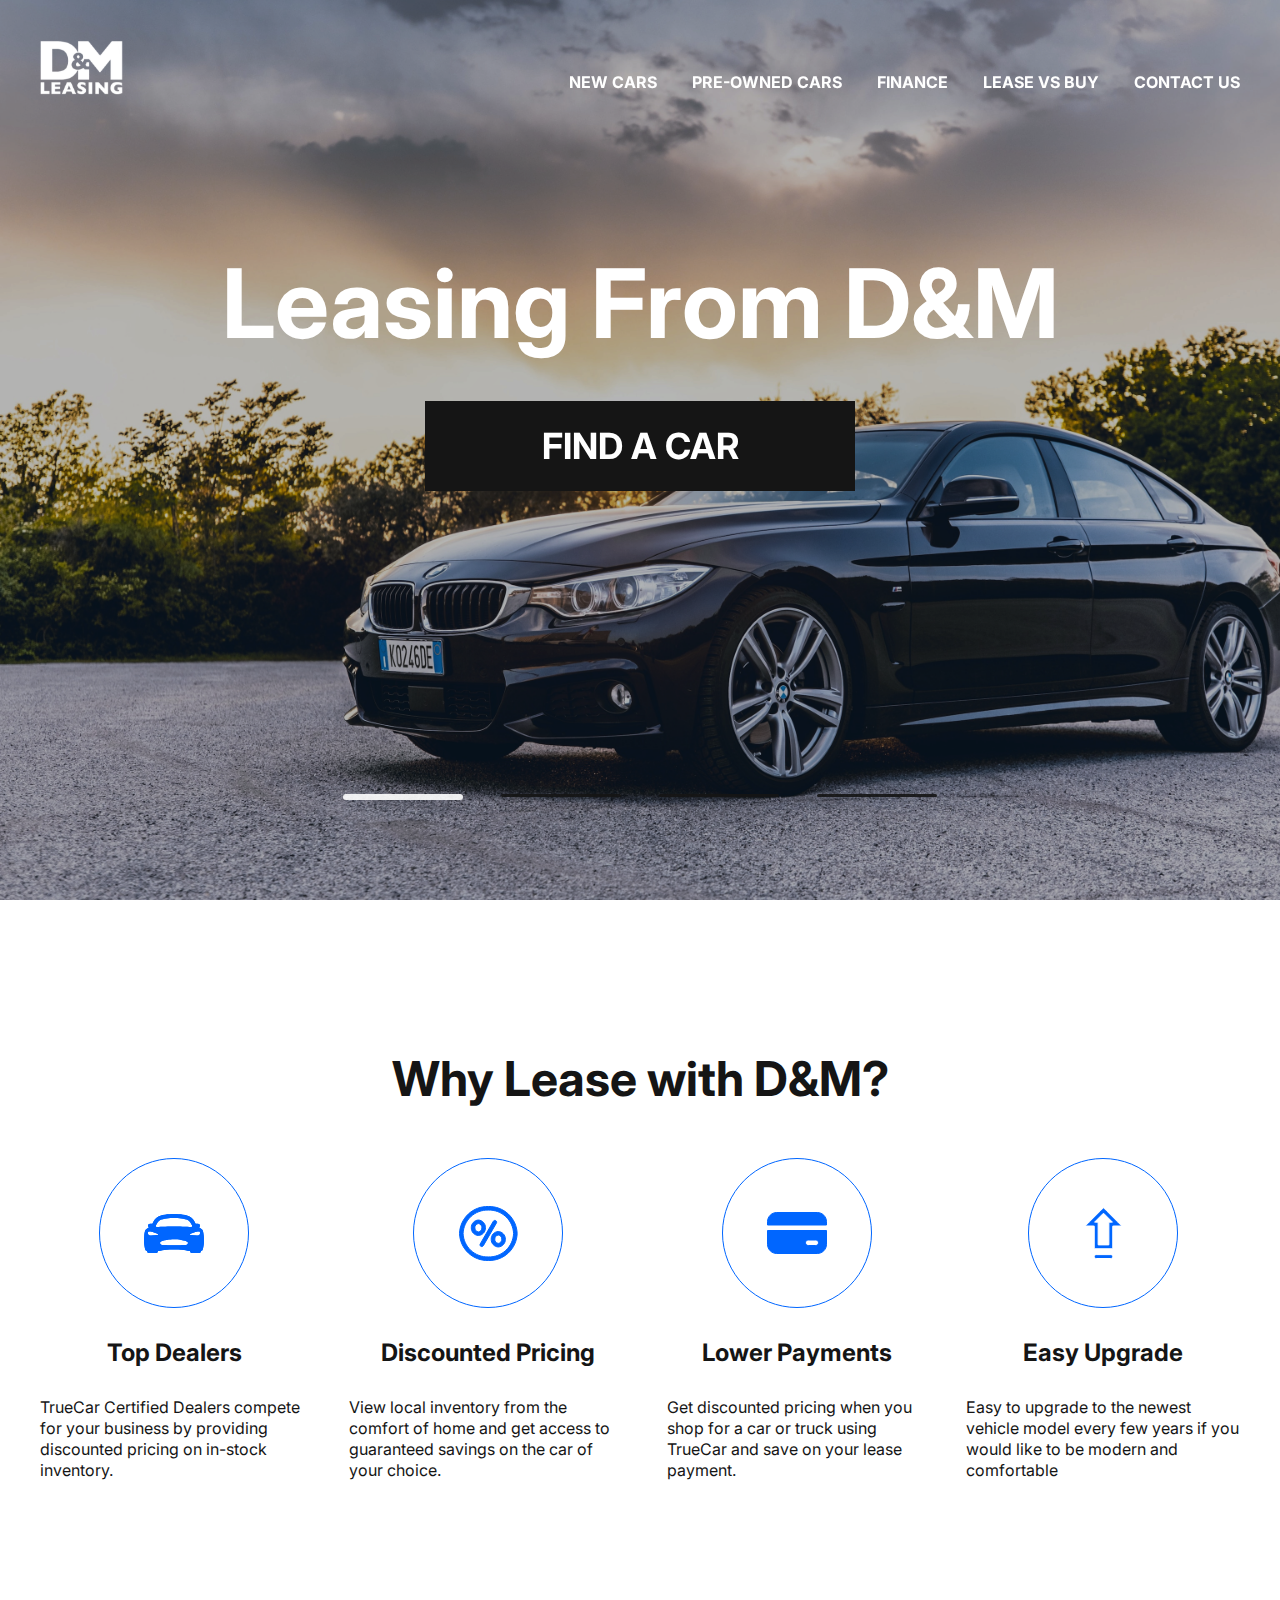
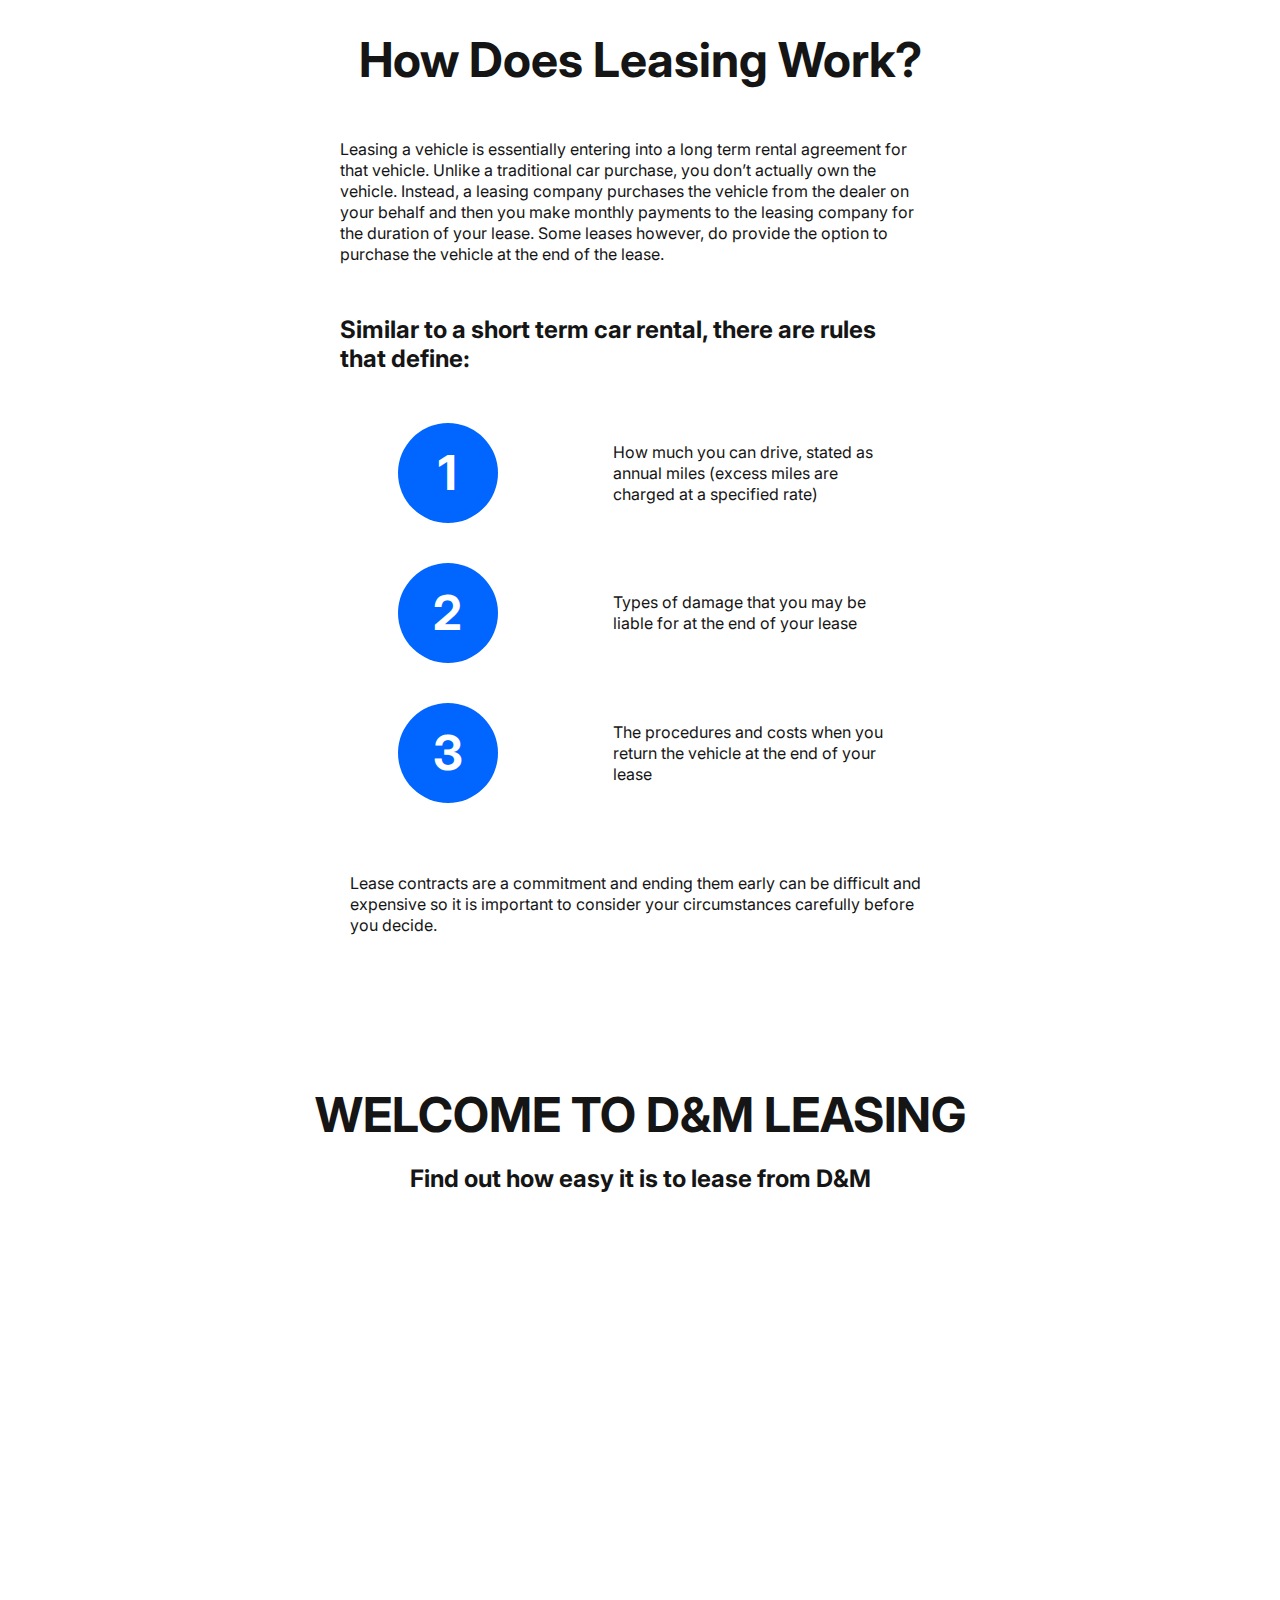
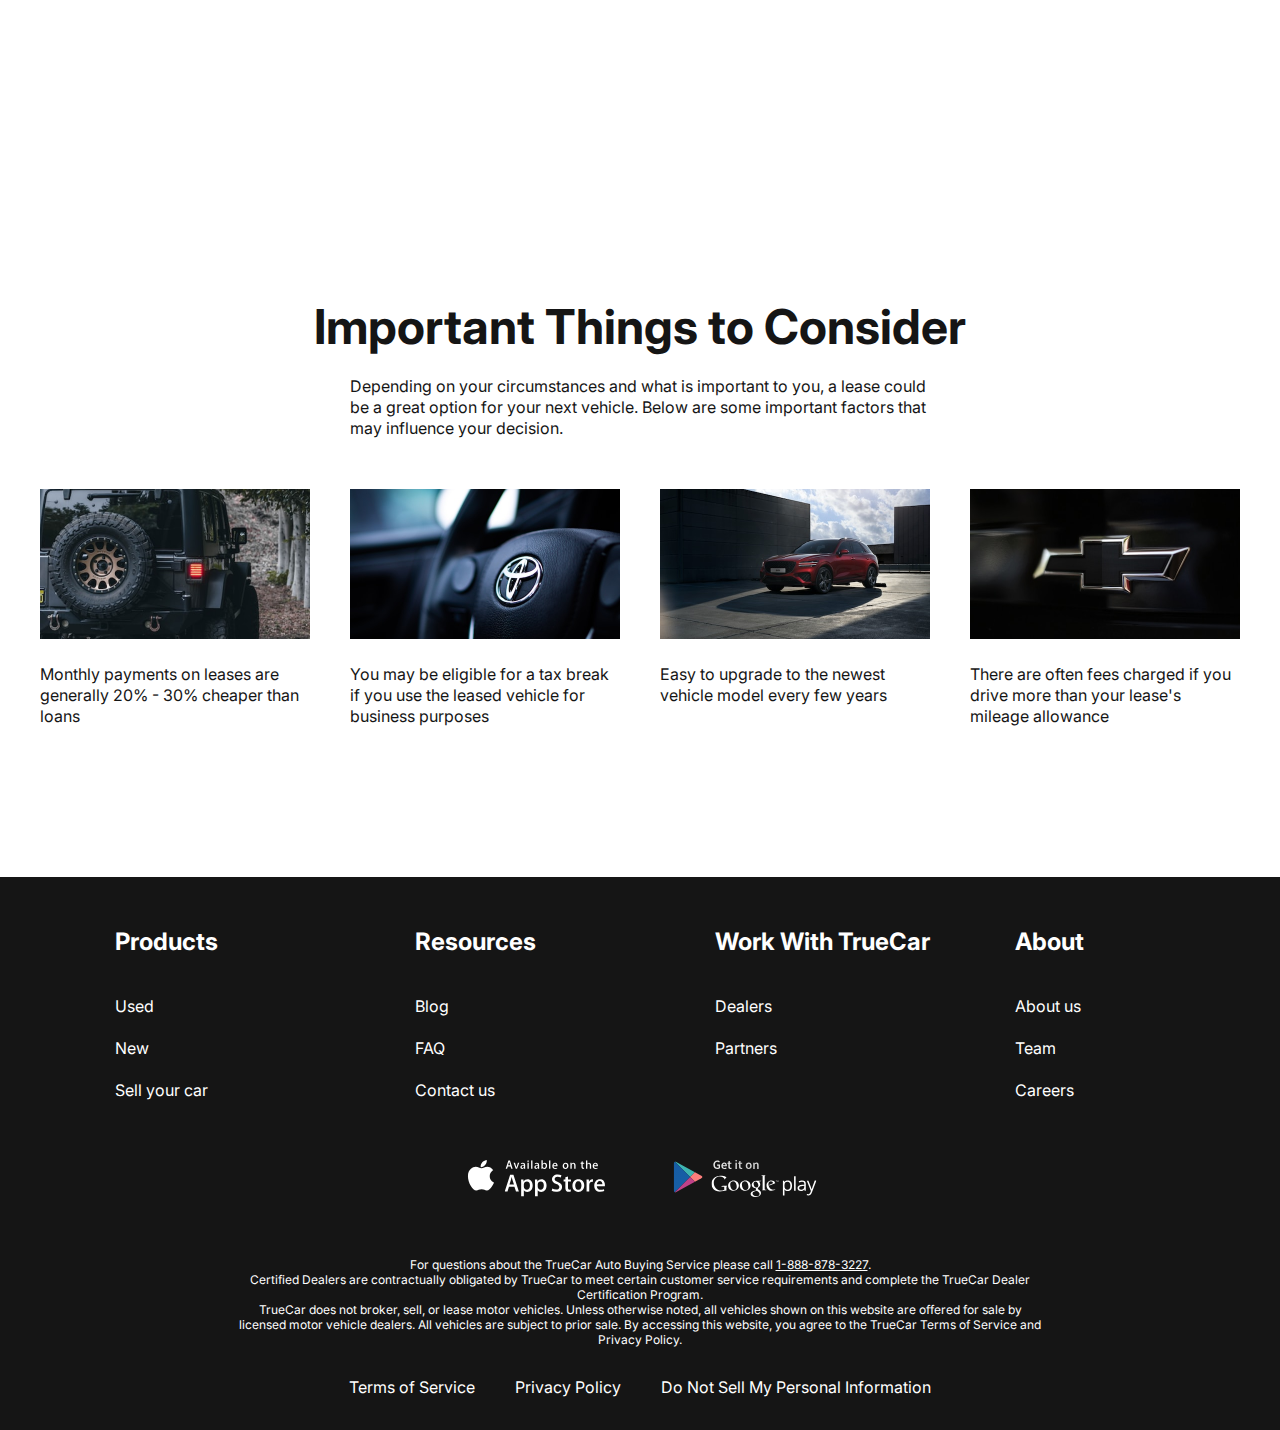
<file: index.html>
<!DOCTYPE html>
<html lang="en">
<head>
	<meta charset="UTF-8">
	<meta name="viewport" content="width=device-width, initial-scale=1.0">
	<title>TrueCar Lease Cars</title>
	<link rel="preconnect" href="https://fonts.googleapis.com">
	<link rel="preconnect" href="https://fonts.gstatic.com" crossorigin>
	<link href="https://fonts.googleapis.com/css2?family=Inter:wght@400;700&display=swap" rel="stylesheet">
	<!--
	<link href="css/normalize.css" rel="stylesheet">
	-->
	<link href="css/reset.css" rel="stylesheet">
	<link href="https://cdn.jsdelivr.net/npm/swiper@9/swiper-bundle.min.css" rel="stylesheet">
	<link href="css/jquery.fancybox.css" rel="stylesheet">
	<link href="css/style.css" rel="stylesheet">
</head>
<body>
	
	<div class="wrapper-height">
	

		<header class="header header-main">
			<div class="wrapper">
				<div class="header__inner">
					<a class="logo" href="#" title="Logotype">
						<img class="logo__img" src="images/logo/logo.svg" alt="Logo">
					</a>
					<nav class="menu">
						<button class="mobile__menu__bttn" title="Mobile Menu"></button>
						<ul class="menu__list">
							<li class="menu__list-item" title="New Cars">
								<a class="menu__list-link" href="new-cars.html">
									new cars
								</a>
							</li>
							<li class="menu__list-item" title="Pre-owned Cars">
								<a class="menu__list-link" href="#">
									pre-owned cars
								</a>
							</li>
							<li class="menu__list-item" title="Finance">
								<a class="menu__list-link" href="#">
									finance
								</a>
							</li>
							<li class="menu__list-item" title="Lease vs Buy">
								<a class="menu__list-link" href="#">
									lease vs buy
								</a>
							</li>
							<li class="menu__list-item" title="Contact Us">
								<a class="menu__list-link" href="contacts.html">
									contact us
								</a>
							</li>
						</ul>
					</nav>
				</div>
			</div>
		</header>

		
		
		<main class="main">
			

			<section class="top__banner">
				<div class="wrapper">
					<h1 class="title top__banner__title" title="Leasing From D&M">
						Leasing From D&amp;M
					</h1>
					<a class="bttn top__banner__bttn" href="new-cars.html" title="Find A Car">
						Find A Car
					</a>
				</div>
 			</section>
			
			<div class="top__banner__slider swiper mySwiper">
				<div class="swiper-wrapper">
					<div class="swiper-slide" style="background-image: url(images/banner/banner-image-1.png)">
					</div>
					<div class="swiper-slide" style="background-image: url(images/banner/banner-image-2-cut.jpg)">
					</div>
					<div class="swiper-slide" style="background-image: url(images/banner/banner-image-3.jpg)">
					</div>
					<div class="swiper-slide" style="background-image: url(images/banner/banner-image-4-cut.jpg)">
					</div>
				</div>
				<div class="swiper-pagination">
				</div>
			</div>

			
			<section class="advantages">
				<div class="wrapper">
					<h2 class="title section__title advantages__title" title="Why Lease with D&M?">
						Why Lease with D&amp;M?
					</h2>
					<div class="advantages__items">
						<div class="advantages__item">
							<div class="advantages__item-image-wrapper">
								<img class="advantages__item-image" src="images/advantages/advantages-01-dealers.svg" alt="">
							</div>
							<div class="advantages__item-title item-title title" title="Top Dealers">
								Top Dealers
							</div>
							<p class="advantages__item-description description">
								TrueCar Certified Dealers compete for your business by providing discounted pricing on in-stock inventory.
							</p>
						</div>
						<div class="advantages__item">
							<div class="advantages__item-image-wrapper">
								<img class="advantages__item-image" src="images/advantages/advantages-02-discount.svg" alt="">
							</div>
							<div class="advantages__item-title item-title title" title="Discounted Pricing">
								Discounted Pricing
							</div>
							<p class="advantages__item-description description">
								View local inventory from the comfort of home and get access to guaranteed savings on the car of your choice.
							</p>
						</div>
						<div class="advantages__item">
							<div class="advantages__item-image-wrapper">
								<img class="advantages__item-image" src="images/advantages/advantages-03-payments.svg" alt="">
							</div>
							<div class="advantages__item-title item-title title" title="Lower Payments">
								Lower Payments
							</div>
							<p class="advantages__item-description description">
								Get discounted pricing when you shop for a car or truck using TrueCar and save on your lease payment.
							</p>
						</div>
						<div class="advantages__item">
							<div class="advantages__item-image-wrapper">
								<img class="advantages__item-image" src="images/advantages/advantages-04-upgrade.svg" alt="">
							</div>
							<div class="advantages__item-title item-title title" title="Easy Upgrade">
								Easy Upgrade
							</div>
							<p class="advantages__item-description description">
								Easy to upgrade to the newest vehicle model every few years if you would like to be modern and comfortable
							</p>
						</div>
					</div>
				</div>
			</section>
			

			<section class="leasing">
				<div class="wrapper">
					<div class="leasing__inner">
						<h2 class="title section__title leasing__title" title="How Does Leasing Work?">
							How Does Leasing Work?
						</h2>
						<p class="leasing__description description">
							Leasing a vehicle is essentially entering into a long term rental agreement for that vehicle. Unlike a traditional car purchase, you don’t actually own the vehicle. Instead, a leasing company purchases the vehicle from the dealer on your behalf and then you make monthly payments to the leasing company for the duration of your lease. Some leases however, do provide the option to purchase the vehicle at the end of the lease.
						</p>
						<div class="leasing__item-title item-title title" title="Similar to a short term car rental, there are rules that define:">
							Similar to a short term car rental, there are rules that define:
						</div>
						<div class="leasing__items">
							<div class="leasing__item">
								<div class="leasing__item-num">
									1
								</div>
								<div class="leasing__item-description description">
									How much you can drive, stated as annual miles (excess miles are charged at a specified rate)
								</div>
							</div>
							<div class="leasing__item">
								<div class="leasing__item-num">
									2
								</div>
								<div class="leasing__item-description description">
									Types of damage that you may be liable for at the end of your lease
								</div>
							</div>
							<div class="leasing__item">
								<div class="leasing__item-num">
									3
								</div>
								<div class="leasing__item-description description">
									The procedures and costs when you return the vehicle at the end of your lease
								</div>
							</div>
						</div>
						<p class="leasing__description description">
							Lease contracts are a commitment and ending them early can be difficult and expensive so it is important to consider your circumstances carefully before you decide.
						</p>
					</div>
				</div>
			</section>
			
			
			<section class="presentation">
				<div class="wrapper">
					<h2 class="title section__title presentation__title" title="Welcome TO D&M Leasing">
						Welcome TO D&amp;M Leasing
					</h2>
					<div class="presentation__item-title item-title title" title="Find out how easy it is to lease from D&M">
						Find out how easy it is to lease from D&amp;M
					</div>
					<div class="presentation__video">
						<iframe width="1000" height="500" src="https://www.youtube.com/embed/gGgpRIZB2OI?controls=0" title="YouTube video player" frameborder="0" allow="accelerometer; autoplay; clipboard-write; encrypted-media; gyroscope; picture-in-picture; web-share" allowfullscreen></iframe>
					</div>
					<div class="presentation__video--mobile768">
						<iframe width="700" height="350" src="https://www.youtube.com/embed/gGgpRIZB2OI?controls=0" title="YouTube video player" frameborder="0" allow="accelerometer; autoplay; clipboard-write; encrypted-media; gyroscope; picture-in-picture; web-share" allowfullscreen></iframe>
					</div>
				</div>
			</section>

			
			<section class="considers">
				<div class="wrapper">
					<h2 class="title section__title considers__title" title="Important Things to Consider">
						Important Things to Consider
					</h2>
					<p class="considers__description description">
						Depending on your circumstances and what is important to you, a lease could be a great option for your next vehicle. Below are some important factors that may influence your decision.
					</p>
					<div class="considers__items">
						<div class="considers__item">
							<img class="considers__item-image" src="images/considers/considers-image-01.png" alt="">
							<div class="considers__item-description description">
								Monthly payments on leases are generally 20% - 30% cheaper than loans
							</div>
						</div>
						<div class="considers__item">
							<img class="considers__item-image" src="images/considers/considers-image-02.png" alt="">
							<div class="considers__item-description description">
								You may be eligible for a tax break if you use the leased vehicle for business purposes
							</div>
						</div>
						<div class="considers__item">
							<img class="considers__item-image" src="images/considers/considers-image-03.png" alt="">
							<div class="considers__item-description description">
								Easy to upgrade to the newest vehicle model every few years
							</div>
						</div>
						<div class="considers__item">
							<img class="considers__item-image" src="images/considers/considers-image-04.png" alt="">
							<div class="considers__item-description description">
								There are often fees charged if you drive more than your lease's mileage allowance
							</div>
						</div>
					</div>
				</div>
			</section>

			
		</main>
	
		

		<footer class="footer">
			<div class="wrapper">
				<nav class="footer__menu">
					<ul class="footer__menu-list">
						<li class="footer__list-item" title="Products">
							<p class="footer__list-title">
								Products
							</p>
						</li>
						<li class="footer__list-item" title="Used">
							<a class="footer__list-link" href="#">
								Used
							</a>
						</li>
						<li class="footer__list-item" title="New">
							<a class="footer__list-link" href="#">
								New
							</a>
						</li>
						<li class="footer__list-item" title="Sell your car">
							<a class="footer__list-link" href="#">
								Sell your car
							</a>
						</li>
					</ul>
					
					<ul class="footer__menu-list">
						<li class="footer__list-item" title="Resources">
							<p class="footer__list-title">
								Resources
							</p>
						</li>
						<li class="footer__list-item" title="Blog">
							<a class="footer__list-link" href="#">
								Blog
							</a>
						</li>
						<li class="footer__list-item" title="FAQ">
							<a class="footer__list-link" href="#">
								FAQ
							</a>
						</li>
						<li class="footer__list-item" title="Contact us">
							<a class="footer__list-link" href="#">
								Contact us
							</a>
						</li>
					</ul>
					
					<ul class="footer__menu-list">
						<li class="footer__list-item" title="Work With TrueCar">
							<p class="footer__list-title">
								Work With TrueCar
							</p>
						</li>
						<li class="footer__list-item" title="Dealers">
							<a class="footer__list-link" href="#">
								Dealers
							</a>
						</li>
						<li class="footer__list-item" title="Partners">
							<a class="footer__list-link" href="#">
								Partners
							</a>
						</li>
					</ul>
					
					<ul class="footer__menu-list">
						<li class="footer__list-item" title="About">
							<p class="footer__list-title">
								About
							</p>
						</li>
						<li class="footer__list-item" title="About us">
							<a class="footer__list-link" href="#">
								About us
							</a>
						</li>
						<li class="footer__list-item" title="Team">
							<a class="footer__list-link" href="#">
								Team
							</a>
						</li>
						<li class="footer__list-item" title="Careers">
							<a class="footer__list-link" href="#">
								Careers
							</a>
						</li>
					</ul>
				</nav>
				<div class="application__links">
					<a class="application__links-item" href="#" title="Download in App Store">
						<img class="application__links-image" src="images/footer/footer-app-link-1-app-store.svg" alt="">
					</a>
					<a class="application__links-item" href="#" title="Download in Google Play">
						<img class="application__links-image" src="images/footer/footer-app-link-2-google-play.svg" alt="">
					</a>
				</div>
				<div class="agreements">
					<p class="agreements-text">
						For questions about the TrueCar Auto Buying Service please call <a class="agreements-phone" href="tel:18888783227" title="Call to 18888783227">1-888-878-3227</a>.
					</p>
					<p class="agreements-text">
						Certified Dealers are contractually obligated by TrueCar to meet certain customer service requirements and complete the TrueCar Dealer Certification Program.
					</p>
					<p class="agreements-text">
						TrueCar does not broker, sell, or lease motor vehicles. Unless otherwise noted, all vehicles shown on this website are offered for sale by licensed motor vehicle dealers. All vehicles are subject to prior sale. By accessing this website, you agree to the TrueCar Terms of Service and Privacy Policy.
					</p>
				</div>
				<nav class="copyright__menu">
					<ul class="copyright__menu-list">
						<li class="copyright__menu-item" title="Terms of Service">
							<a class="copyright__menu-link" href="#">
								Terms of Service
							</a>
						</li>
						<li class="copyright__menu-item" title="Privacy Policy">
							<a class="copyright__menu-link" href="#">
								Privacy Policy
							</a>
						</li>
						<li class="copyright__menu-item" title="Do Not Sell My Personal Information">
							<a class="copyright__menu-link" href="#">
								Do Not Sell My Personal Information
							</a>
						</li>
					</ul>
				</nav>
			</div>
		</footer>

		
	</div>

	<!-- ↓↓↓ SCRIPTS ↓↓↓ -->
	<script src="https://ajax.googleapis.com/ajax/libs/jquery/3.4.1/jquery.min.js"></script>
	<script src="https://cdn.jsdelivr.net/npm/swiper@9/swiper-bundle.min.js"></script>
	<script src="js/jquery.fancybox.min.js"></script>
	<script src="js/main.js"></script>
</body>
</html>
</file>
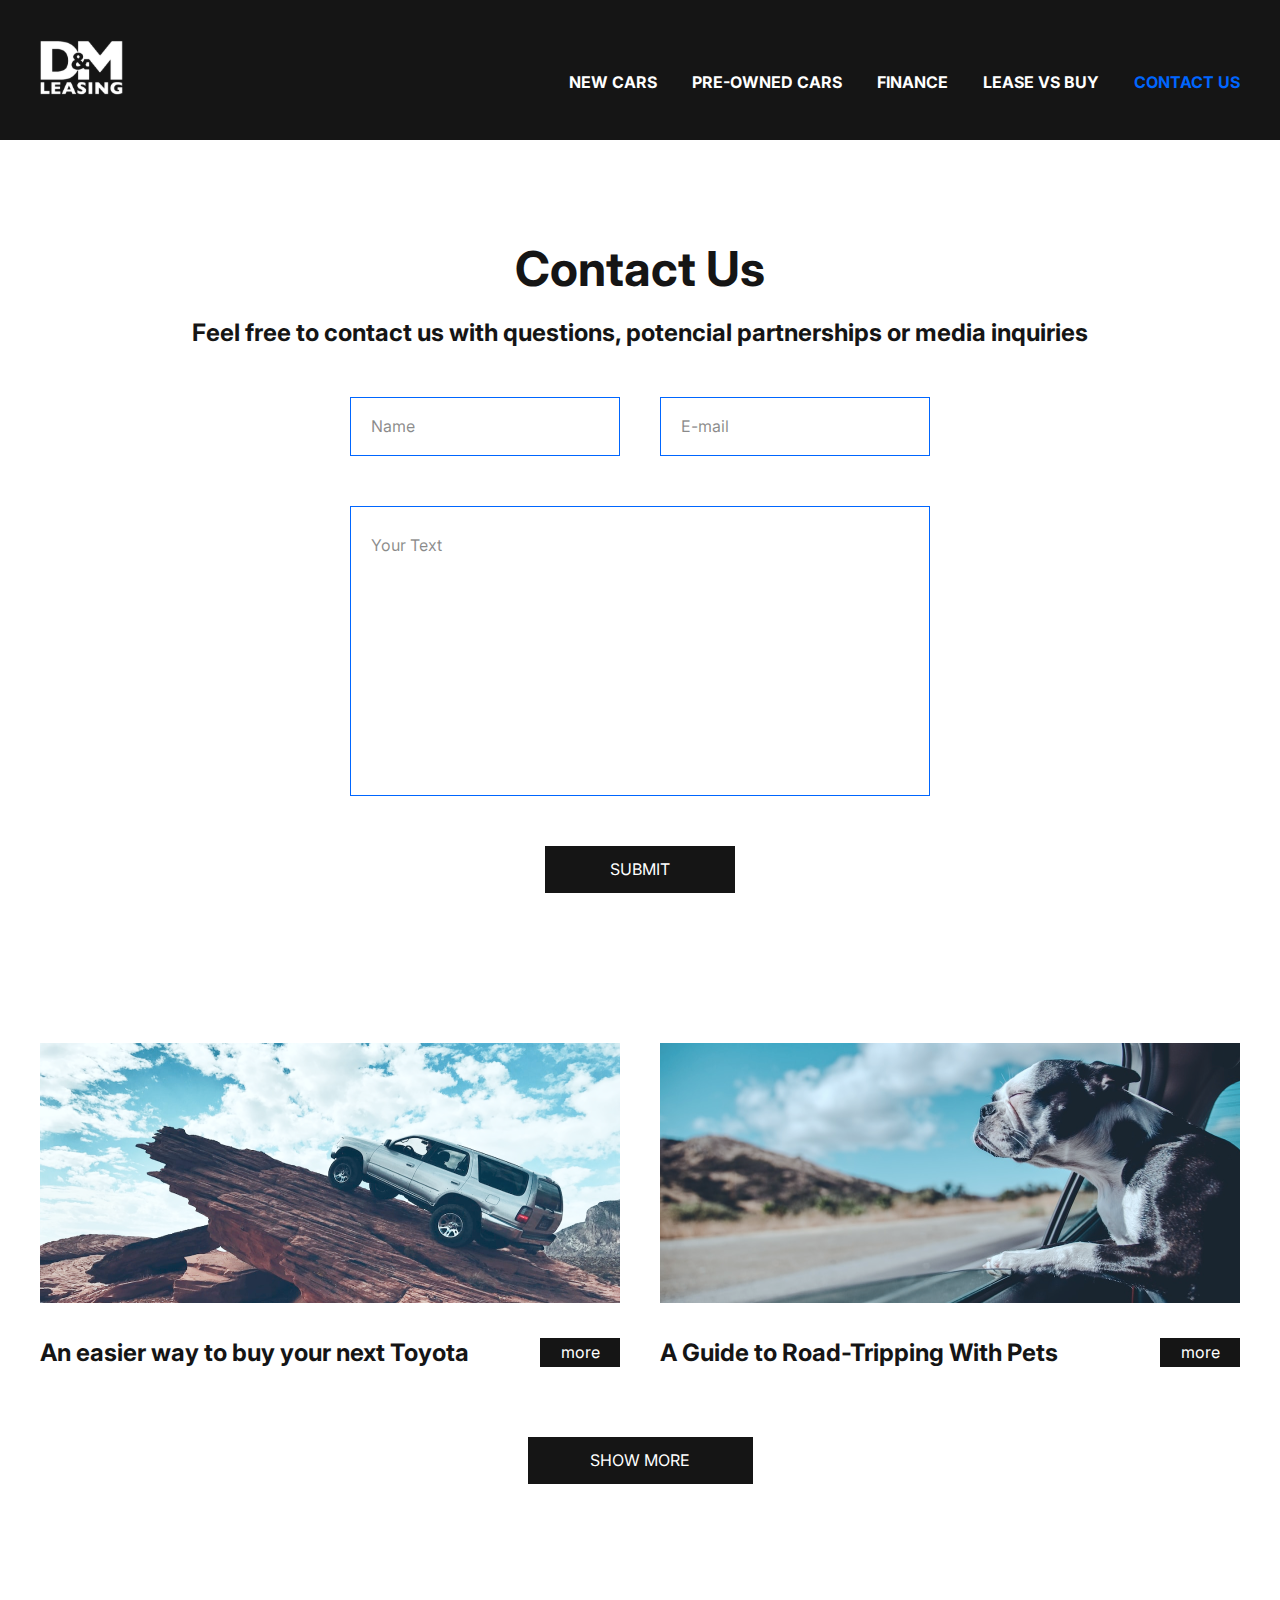
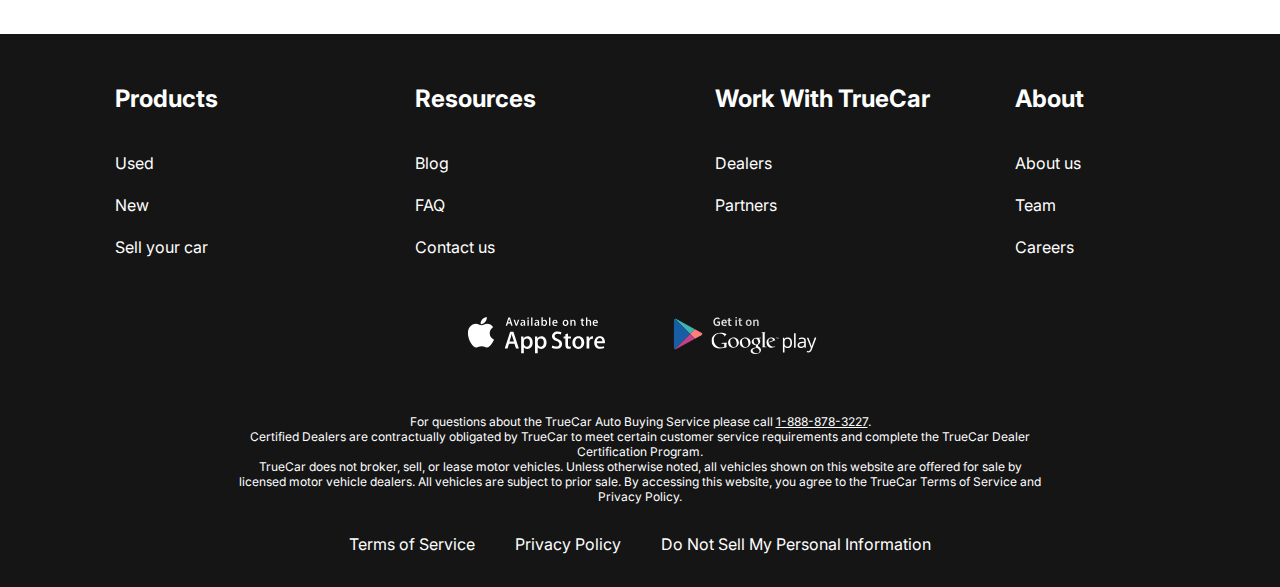
<file: contacts.html>
<!DOCTYPE html>
<html lang="en">
<head>
	<meta charset="UTF-8">
	<meta name="viewport" content="width=device-width, initial-scale=1.0">
	<title>Lease Cars</title>
	<link rel="preconnect" href="https://fonts.googleapis.com">
	<link rel="preconnect" href="https://fonts.gstatic.com" crossorigin>
	<link href="https://fonts.googleapis.com/css2?family=Inter:wght@400;700&display=swap" rel="stylesheet">
	<!--
	<link href="css/normalize.css" rel="stylesheet">
	-->
	<link href="css/reset.css" rel="stylesheet">
	<link href="css/slick.css" rel="stylesheet">
	<link href="css/jquery.fancybox.css" rel="stylesheet">
	<link href="css/style.css" rel="stylesheet">
</head>
<body>
	
	<div class="wrapper-height">
	
		<header class="header">
			<div class="wrapper">
				<div class="header__inner">
					<a class="logo" href="index.html">
						<img class="logo__img" src="images/logo/logo.svg" alt="Logo">
					</a>
					<nav class="menu">
						<button class="mobile__menu__bttn" title="Mobile Menu"></button>
						<ul class="menu__list">
							<li class="menu__list-item" title="New Cars">
								<a class="menu__list-link" href="new-cars.html">
									new cars
								</a>
							</li>
							<li class="menu__list-item" title="Pre-owned Cars">
								<a class="menu__list-link" href="#">
									pre-owned cars
								</a>
							</li>
							<li class="menu__list-item" title="Finance">
								<a class="menu__list-link" href="#">
									finance
								</a>
							</li>
							<li class="menu__list-item" title="Lease vs Buy">
								<a class="menu__list-link" href="#">
									lease vs buy
								</a>
							</li>
							<li class="menu__list-item menu__list-item--active" title="Contact Us">
								<a class="menu__list-link" href="">
									contact us
								</a>
							</li>
						</ul>
					</nav>
				</div>
			</div>
		</header>
		
		
		<main class="main">

			<section class="contacts">
				<div class="wrapper">
					<h2 class="title section__title contacts__title" title="Contact Us">
						Contact Us
					</h2>
					<div class="title item-title contacts__item-title" title="Feel free to contact us with questions, potencial partnerships or media inquiries">
						Feel free to contact us with questions, potencial partnerships or media inquiries
					</div>
					<form class="contacts__form" action="#">
						<input class="contacts__form-input" type="text" placeholder="Name" name="Name" title="Enter Your Name">
						<input class="contacts__form-input" type="email" placeholder="E-mail" name="E-mail" title="Enter Your E-mail">
						<textarea class="contacts__form-textarea" placeholder="Your Text" title="Enter Your Text"></textarea>
						<button class="bttn contacts__form-bttn" type="submit" title="Submit">
							Submit
						</button>
					</form>
				</div>
			</section>
			
			<section class="articles">
				<div class="wrapper">
					<div class="articles__inner">
						<div class="articles__item">
							<a class="articles__item-link" href="#" title="An easier way to buy your next Toyota">
								<img class="articles__item-image" src="images/articles/articles-image-01.png" alt="">
							</a>
							<div class="articles__item-wrapper">
								<div class="title item-title articles__item-title" title="An easier way to buy your next Toyota">
									An easier way to buy your next Toyota
								</div>
								<a class="bttn articles__item-bttn" href="#" title="more">
									more
								</a>
							</div>
						</div>
						<div class="articles__item">
							<a class="articles__item-link" href="#" title="A Guide to Road-Tripping With Pets">
								<img class="articles__item-image" src="images/articles/articles-image-02.png" alt="">
							</a>
							<div class="articles__item-wrapper">
								<div class="title item-title articles__item-title" title="A Guide to Road-Tripping With Pets">
									A Guide to Road-Tripping With Pets
								</div>
								<a class="bttn articles__item-bttn" href="#" title="more">
									more
								</a>
							</div>
						</div>
					</div>
					<a class="bttn showmore-bttn" href="#" title="Show More">
						Show More
					</a>
				</div>
			</section>
			
		</main>
	
		
		<footer class="footer">
			<div class="wrapper">
				<nav class="footer__menu">
					<ul class="footer__menu-list">
						<li class="footer__list-item" title="Products">
							<p class="footer__list-title">
								Products
							</p>
						</li>
						<li class="footer__list-item" title="Used">
							<a class="footer__list-link" href="#">
								Used
							</a>
						</li>
						<li class="footer__list-item" title="New">
							<a class="footer__list-link" href="#">
								New
							</a>
						</li>
						<li class="footer__list-item" title="Sell your car">
							<a class="footer__list-link" href="#">
								Sell your car
							</a>
						</li>
					</ul>
					
					<ul class="footer__menu-list">
						<li class="footer__list-item" title="Resources">
							<p class="footer__list-title">
								Resources
							</p>
						</li>
						<li class="footer__list-item" title="Blog">
							<a class="footer__list-link" href="#">
								Blog
							</a>
						</li>
						<li class="footer__list-item" title="FAQ">
							<a class="footer__list-link" href="#">
								FAQ
							</a>
						</li>
						<li class="footer__list-item" title="Contact us">
							<a class="footer__list-link" href="#">
								Contact us
							</a>
						</li>
					</ul>
					
					<ul class="footer__menu-list">
						<li class="footer__list-item" title="Work With TrueCar">
							<p class="footer__list-title">
								Work With TrueCar
							</p>
						</li>
						<li class="footer__list-item" title="Dealers">
							<a class="footer__list-link" href="#">
								Dealers
							</a>
						</li>
						<li class="footer__list-item" title="Partners">
							<a class="footer__list-link" href="#">
								Partners
							</a>
						</li>
					</ul>
					
					<ul class="footer__menu-list">
						<li class="footer__list-item" title="About">
							<p class="footer__list-title">
								About
							</p>
						</li>
						<li class="footer__list-item" title="About us">
							<a class="footer__list-link" href="#">
								About us
							</a>
						</li>
						<li class="footer__list-item" title="Team">
							<a class="footer__list-link" href="#">
								Team
							</a>
						</li>
						<li class="footer__list-item" title="Careers">
							<a class="footer__list-link" href="#">
								Careers
							</a>
						</li>
					</ul>
				</nav>
				<div class="application__links">
					<a class="application__links-item" href="#" title="Download in App Store">
						<img class="application__links-image" src="images/footer/footer-app-link-1-app-store.svg" alt="">
					</a>
					<a class="application__links-item" href="#" title="Download in Google Play">
						<img class="application__links-image" src="images/footer/footer-app-link-2-google-play.svg" alt="">
					</a>
				</div>
				<div class="agreements">
					<p class="agreements-text">
						For questions about the TrueCar Auto Buying Service please call <a class="agreements-phone" href="telto:18888783227" title="Call to 18888783227">1-888-878-3227</a>.
					</p>
					<p class="agreements-text">
						Certified Dealers are contractually obligated by TrueCar to meet certain customer service requirements and complete the TrueCar Dealer Certification Program.
					</p>
					<p class="agreements-text">
						TrueCar does not broker, sell, or lease motor vehicles. Unless otherwise noted, all vehicles shown on this website are offered for sale by licensed motor vehicle dealers. All vehicles are subject to prior sale. By accessing this website, you agree to the TrueCar Terms of Service and Privacy Policy.
					</p>
				</div>
				<nav class="copyright__menu">
					<ul class="copyright__menu-list">
						<li class="copyright__menu-item" title="Terms of Service">
							<a class="copyright__menu-link" href="#">
								Terms of Service
							</a>
						</li>
						<li class="copyright__menu-item" title="Privacy Policy">
							<a class="copyright__menu-link" href="#">
								Privacy Policy
							</a>
						</li>
						<li class="copyright__menu-item" title="Do Not Sell My Personal Information">
							<a class="copyright__menu-link" href="#">
								Do Not Sell My Personal Information
							</a>
						</li>
					</ul>
				</nav>
			</div>
		</footer>
		
	</div>

	<!-- ↓↓↓ SCRIPTS ↓↓↓ -->
	<script src="https://ajax.googleapis.com/ajax/libs/jquery/3.4.1/jquery.min.js"></script>
	<script src="js/slick.min.js"></script>
	<script src="js/jquery.fancybox.min.js"></script>
	<script src="js/main.js"></script>
</body>
</html>
</file>
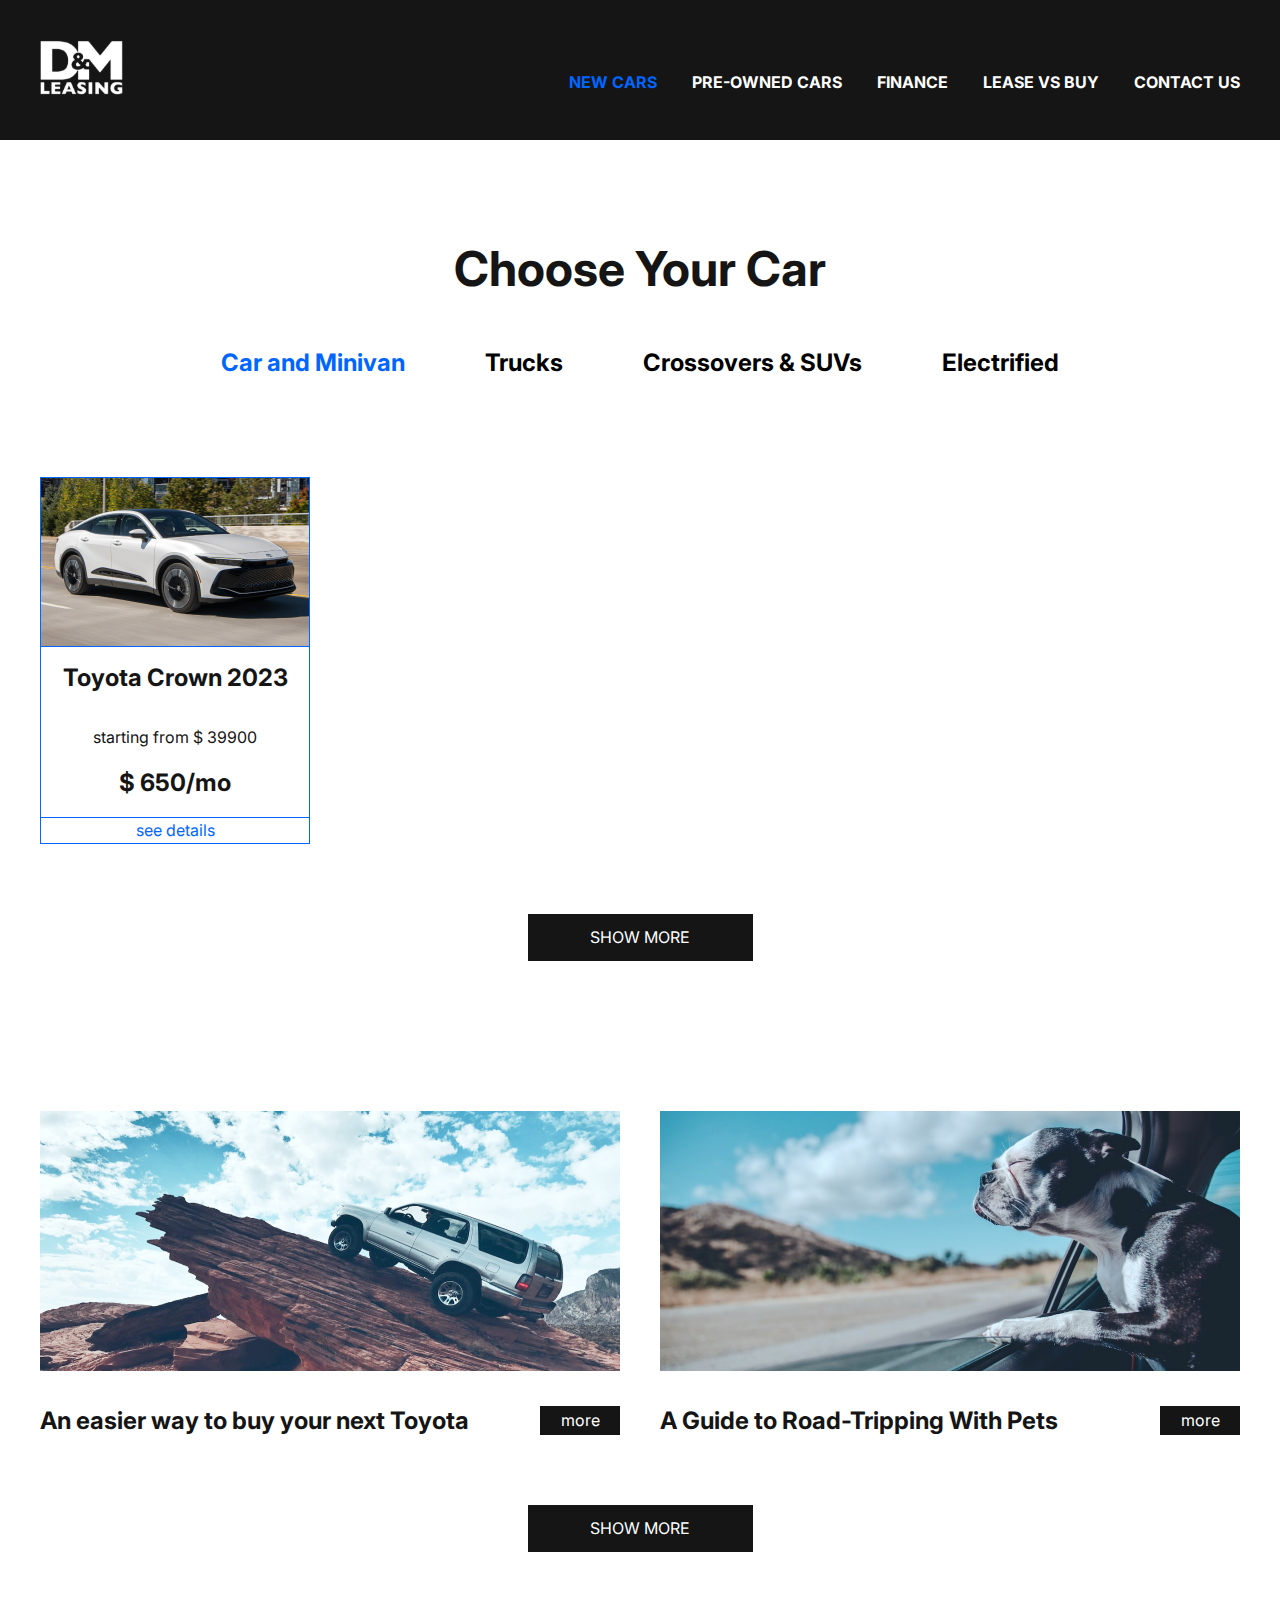
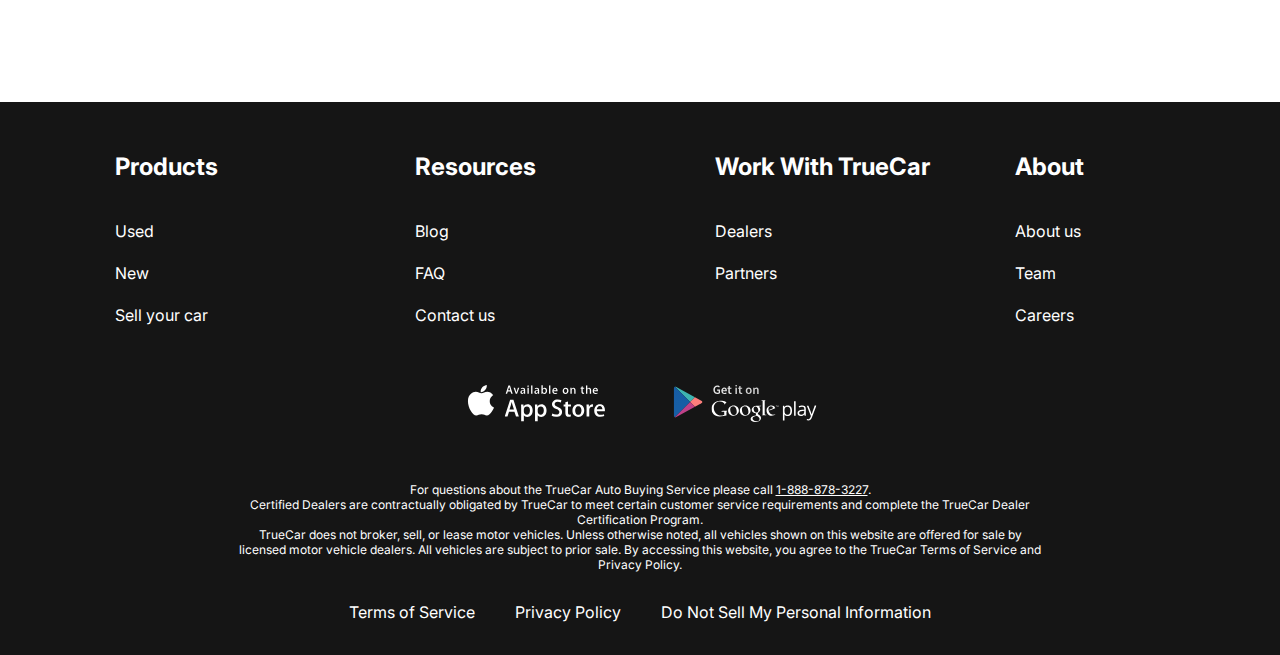
<file: new-cars.html>
<!DOCTYPE html>
<html lang="en">
<head>
	<meta charset="UTF-8">
	<meta name="viewport" content="width=device-width, initial-scale=1.0">
	<title>Lease Cars</title>
	<link rel="preconnect" href="https://fonts.googleapis.com">
	<link rel="preconnect" href="https://fonts.gstatic.com" crossorigin>
	<link href="https://fonts.googleapis.com/css2?family=Inter:wght@400;700&display=swap" rel="stylesheet">
	<!--
	<link href="css/normalize.css" rel="stylesheet">
	-->
	<link href="css/reset.css" rel="stylesheet">
	<link href="css/slick.css" rel="stylesheet">
	<link href="css/jquery.fancybox.css" rel="stylesheet">
	<link href="css/style.css" rel="stylesheet">
</head>
<body>
	
	<div class="wrapper-height">
	
		<header class="header">
			<div class="wrapper">
				<div class="header__inner">
					<a class="logo" href="index.html">
						<img class="logo__img" src="images/logo/logo.svg" alt="Logo">
					</a>
					<nav class="menu">
						<button class="mobile__menu__bttn" title="Mobile Menu"></button>
						<ul class="menu__list">
							<li class="menu__list-item menu__list-item--active" title="New Cars">
								<a class="menu__list-link" href="">
									new cars
								</a>
							</li>
							<li class="menu__list-item" title="Pre-owned Cars">
								<a class="menu__list-link" href="#">
									pre-owned cars
								</a>
							</li>
							<li class="menu__list-item" title="Finance">
								<a class="menu__list-link" href="#">
									finance
								</a>
							</li>
							<li class="menu__list-item" title="Lease vs Buy">
								<a class="menu__list-link" href="#">
									lease vs buy
								</a>
							</li>
							<li class="menu__list-item" title="Contact Us">
								<a class="menu__list-link" href="contacts.html">
									contact us
								</a>
							</li>
						</ul>
					</nav>
				</div>
			</div>
		</header>
		
		
		<main class="main">
			<section class="catalog">
				<div class="wrapper">
					<h2 class="title section__title catalog__title" title="Choose Your Car">
						Choose Your Car
					</h2>
					
					<div class="tabs">
						<div class="tabs__bttn">
							<button class="tabs__bttn-item tabs__bttn-item--active title item-title" data-button="content-1" title="Car and Minivan">
								Car and Minivan
							</button>
							<button class="tabs__bttn-item title item-title" data-button="content-2" title="Trucks">
								Trucks
							</button>
							<button class="tabs__bttn-item title item-title" data-button="content-3" title="Crossovers & SUVs">
								Crossovers & SUVs
							</button>
							<button class="tabs__bttn-item title item-title" data-button="content-4" title="Electrified">
								Electrified
							</button>
						</div>
						
						<div class="tabs__content">
							<div class="tabs__content-item tabs__content-item--active" id="content-1">
								<div class="catalog__item">
									<a class="catalog__item-link--image" href="#" title="Toyota Crown 2023">
										<img class="catalog__item-image" src="images/catalog/catalog-image-001-Toyota-Crown-2023.png" alt="">
									</a>
									<div class="catalog__item-wrapper">
										<div class="catalog__item-title" title="Toyota Crown 2023">
											Toyota Crown 2023
										</div>
										<div class="catalog__item-fullprice">
											starting from $ 39900
										</div>
										<div class="catalog__item-leaseprice">
											$ 650/mo
										</div>
										<a class="catalog__item-link" href="#" title="See Details About Car">
											see details
										</a>
									</div>
								</div>
							</div>
							<div class="tabs__content-item" id="content-2">
								<div class="catalog__item">
									<a class="catalog__item-link--image" href="#" title="Chevrolet Silverado">
										<img class="catalog__item-image" src="images/catalog/catalog-image-008-Chevrolet-Silverado.png" alt="">
									</a>
									<div class="catalog__item-wrapper">
										<div class="catalog__item-title" title="Prius Prime 2023">
											Chevrolet Silverado
										</div>
										<div class="catalog__item-fullprice">
											starting from $ 62260
										</div>
										<div class="catalog__item-leaseprice">
											 $1,032/mo
										</div>
										<a class="catalog__item-link" href="#" title="See Details About Car">
											see details
										</a>
									</div>
								</div>
								<div class="catalog__item">
									<a class="catalog__item-link--image" href="#" title="Jeep Wrangler 2023">
										<img class="catalog__item-image" src="images/catalog/catalog-image-012-Jeep-Wrangler-2023.png" alt="">
									</a>
									<div class="catalog__item-wrapper">
										<div class="catalog__item-title" title="Prius Prime 2023">
											Jeep Wrangler 2023
										</div>
										<div class="catalog__item-fullprice">
											starting from $ 60000
										</div>
										<div class="catalog__item-leaseprice">
											 $997/mo
										</div>
										<a class="catalog__item-link" href="#" title="See Details About Car">
											see details
										</a>
									</div>
								</div>
							</div>
							<div class="tabs__content-item" id="content-3">
								<div class="catalog__item">
									<a class="catalog__item-link--image" href="#" title="Ford Explorer 2023">
										<img class="catalog__item-image" src="images/catalog/catalog-image-005-Ford-Explorer-2023.png" alt="">
									</a>
									<div class="catalog__item-wrapper">
										<div class="catalog__item-title" title="Prius Prime 2023">
											Ford Explorer 2023
										</div>
										<div class="catalog__item-fullprice">
											starting from $ 49900
										</div>
										<div class="catalog__item-leaseprice">
											 $1,013/mo
										</div>
										<a class="catalog__item-link" href="#" title="See Details About Car">
											see details
										</a>
									</div>
								</div>
								
								<div class="catalog__item">
									<a class="catalog__item-link--image" href="#" title="Santa  Fe 2023">
										<img class="catalog__item-image" src="images/catalog/catalog-image-006-Santa--Fe-2023.png" alt="">
									</a>
									<div class="catalog__item-wrapper">
										<div class="catalog__item-title" title="Prius Prime 2023">
											Santa  Fe 2023
										</div>
										<div class="catalog__item-fullprice">
											starting from $ 39900
										</div>
										<div class="catalog__item-leaseprice">
											 $739/mo
										</div>
										<a class="catalog__item-link" href="#" title="See Details About Car">
											see details
										</a>
									</div>
								</div>
								
								<div class="catalog__item">
									<a class="catalog__item-link--image" href="#" title="KIA Niro 2023">
										<img class="catalog__item-image" src="images/catalog/catalog-image-007-KIA-Niro-2023.png" alt="">
									</a>
									<div class="catalog__item-wrapper">
										<div class="catalog__item-title" title="Prius Prime 2023">
											KIA Niro 2023
										</div>
										<div class="catalog__item-fullprice">
											starting from $ 33600
										</div>
										<div class="catalog__item-leaseprice">
											 $554/mo
										</div>
										<a class="catalog__item-link" href="#" title="See Details About Car">
											see details
										</a>
									</div>
								</div>
								
								<div class="catalog__item">
									<a class="catalog__item-link--image" href="#" title="Honda CR-V 2023">
										<img class="catalog__item-image" src="images/catalog/catalog-image-009-Honda-CR-V-2023.png" alt="">
									</a>
									<div class="catalog__item-wrapper">
										<div class="catalog__item-title" title="Prius Prime 2023">
											Honda CR-V 2023
										</div>
										<div class="catalog__item-fullprice">
											starting from $ 35650
										</div>
										<div class="catalog__item-leaseprice">
											 $591/mo
										</div>
										<a class="catalog__item-link" href="#" title="See Details About Car">
											see details
										</a>
									</div>
								</div>
								
								<div class="catalog__item">
									<a class="catalog__item-link--image" href="#" title="Hyundai Tucson">
										<img class="catalog__item-image" src="images/catalog/catalog-image-010-Hyundai-Tucson.png" alt="">
									</a>
									<div class="catalog__item-wrapper">
										<div class="catalog__item-title" title="Prius Prime 2023">
											Hyundai Tucson
										</div>
										<div class="catalog__item-fullprice">
											starting from $ 31885
										</div>
										<div class="catalog__item-leaseprice">
											$528/mo
										</div>
										<a class="catalog__item-link" href="#" title="See Details About Car">
											see details
										</a>
									</div>
								</div>
								
								<div class="catalog__item">
									<a class="catalog__item-link--image" href="#" title="Chevrolet Equinox">
										<img class="catalog__item-image" src="images/catalog/catalog-image-011-Chevrolet-Equinox-.png" alt="">
									</a>
									<div class="catalog__item-wrapper">
										<div class="catalog__item-title" title="Prius Prime 2023">
											Chevrolet Equinox
										</div>
										<div class="catalog__item-fullprice">
											sstarting from $ 28430
										</div>
										<div class="catalog__item-leaseprice">
											 $471/mo
										</div>
										<a class="catalog__item-link" href="#" title="See Details About Car">
											see details
										</a>
									</div>
								</div>
							</div>
							<div class="tabs__content-item" id="content-4">
								<div class="catalog__item">
									<a class="catalog__item-link--image" href="#" title="Prius Prime 2023">
										<img class="catalog__item-image" src="images/catalog/catalog-image-002-Prius-Prime-2023.png" alt="">
									</a>
									<div class="catalog__item-wrapper">
										<div class="catalog__item-title" title="Prius Prime 2023">
											Prius Prime 2023
										</div>
										<div class="catalog__item-fullprice">
											starting from $ 39900
										</div>
										<div class="catalog__item-leaseprice">
											 $ 450/mo
										</div>
										<a class="catalog__item-link" href="#" title="See Details About Car">
											see details
										</a>
									</div>
								</div>
								
								<div class="catalog__item">
									<a class="catalog__item-link--image" href="#" title="Toyota Prius 2023">
										<img class="catalog__item-image" src="images/catalog/catalog-image-003-Toyota-Prius-2023.png" alt="">
									</a>
									<div class="catalog__item-wrapper">
										<div class="catalog__item-title" title="Prius Prime 2023">
											Toyota Prius 2023
										</div>
										<div class="catalog__item-fullprice">
											starting from $ 39900
										</div>
										<div class="catalog__item-leaseprice">
											 $ 400/mo
										</div>
										<a class="catalog__item-link" href="#" title="See Details About Car">
											see details
										</a>
									</div>
								</div>
								
								<div class="catalog__item">
									<a class="catalog__item-link--image" href="#" title="Hyundai Kona 2023">
										<img class="catalog__item-image" src="images/catalog/catalog-image-004-Hyundai-Kona-2023.png" alt="">
									</a>
									<div class="catalog__item-wrapper">
										<div class="catalog__item-title" title="Prius Prime 2023">
											Hyundai Kona 2023
										</div>
										<div class="catalog__item-fullprice">
											starting from $ 39900
										</div>
										<div class="catalog__item-leaseprice">
											 $ 510/mo
										</div>
										<a class="catalog__item-link" href="#" title="See Details About Car">
											see details
										</a>
									</div>
								</div>
							</div>
						</div>
					</div>
					
					<a class="bttn showmore-bttn" href="#" title="Show More">
						Show More
					</a>
				</div>
			</section>
			
			<section class="articles">
				<div class="wrapper">
					<div class="articles__inner">
						<div class="articles__item">
							<a class="articles__item-link" href="#" title="An easier way to buy your next Toyota">
								<img class="articles__item-image" src="images/articles/articles-image-01.png" alt="">
							</a>
							<div class="articles__item-wrapper">
								<div class="title item-title articles__item-title" title="An easier way to buy your next Toyota">
									An easier way to buy your next Toyota
								</div>
								<a class="bttn articles__item-bttn" href="#" title="more">
									more
								</a>
							</div>
						</div>
						<div class="articles__item">
							<a class="articles__item-link" href="#" title="A Guide to Road-Tripping With Pets">
								<img class="articles__item-image" src="images/articles/articles-image-02.png" alt="">
							</a>
							<div class="articles__item-wrapper">
								<div class="title item-title articles__item-title" title="A Guide to Road-Tripping With Pets">
									A Guide to Road-Tripping With Pets
								</div>
								<a class="bttn articles__item-bttn" href="#" title="more">
									more
								</a>
							</div>
						</div>
					</div>
					<a class="bttn showmore-bttn" href="#" title="Show More">
						Show More
					</a>
				</div>
			</section>
		</main>
	
		
		<footer class="footer">
			<div class="wrapper">
				<nav class="footer__menu">
					<ul class="footer__menu-list">
						<li class="footer__list-item" title="Products">
							<p class="footer__list-title">
								Products
							</p>
						</li>
						<li class="footer__list-item" title="Used">
							<a class="footer__list-link" href="#">
								Used
							</a>
						</li>
						<li class="footer__list-item" title="New">
							<a class="footer__list-link" href="#">
								New
							</a>
						</li>
						<li class="footer__list-item" title="Sell your car">
							<a class="footer__list-link" href="#">
								Sell your car
							</a>
						</li>
					</ul>
					
					<ul class="footer__menu-list">
						<li class="footer__list-item" title="Resources">
							<p class="footer__list-title">
								Resources
							</p>
						</li>
						<li class="footer__list-item" title="Blog">
							<a class="footer__list-link" href="#">
								Blog
							</a>
						</li>
						<li class="footer__list-item" title="FAQ">
							<a class="footer__list-link" href="#">
								FAQ
							</a>
						</li>
						<li class="footer__list-item" title="Contact us">
							<a class="footer__list-link" href="#">
								Contact us
							</a>
						</li>
					</ul>
					
					<ul class="footer__menu-list">
						<li class="footer__list-item" title="Work With TrueCar">
							<p class="footer__list-title">
								Work With TrueCar
							</p>
						</li>
						<li class="footer__list-item" title="Dealers">
							<a class="footer__list-link" href="#">
								Dealers
							</a>
						</li>
						<li class="footer__list-item" title="Partners">
							<a class="footer__list-link" href="#">
								Partners
							</a>
						</li>
					</ul>
					
					<ul class="footer__menu-list">
						<li class="footer__list-item" title="About">
							<p class="footer__list-title">
								About
							</p>
						</li>
						<li class="footer__list-item" title="About us">
							<a class="footer__list-link" href="#">
								About us
							</a>
						</li>
						<li class="footer__list-item" title="Team">
							<a class="footer__list-link" href="#">
								Team
							</a>
						</li>
						<li class="footer__list-item" title="Careers">
							<a class="footer__list-link" href="#">
								Careers
							</a>
						</li>
					</ul>
				</nav>
				<div class="application__links">
					<a class="application__links-item" href="#" title="Download in App Store">
						<img class="application__links-image" src="images/footer/footer-app-link-1-app-store.svg" alt="">
					</a>
					<a class="application__links-item" href="#" title="Download in Google Play">
						<img class="application__links-image" src="images/footer/footer-app-link-2-google-play.svg" alt="">
					</a>
				</div>
				<div class="agreements">
					<p class="agreements-text">
						For questions about the TrueCar Auto Buying Service please call <a class="agreements-phone" href="telto:18888783227" title="Call to 18888783227">1-888-878-3227</a>.
					</p>
					<p class="agreements-text">
						Certified Dealers are contractually obligated by TrueCar to meet certain customer service requirements and complete the TrueCar Dealer Certification Program.
					</p>
					<p class="agreements-text">
						TrueCar does not broker, sell, or lease motor vehicles. Unless otherwise noted, all vehicles shown on this website are offered for sale by licensed motor vehicle dealers. All vehicles are subject to prior sale. By accessing this website, you agree to the TrueCar Terms of Service and Privacy Policy.
					</p>
				</div>
				<nav class="copyright__menu">
					<ul class="copyright__menu-list">
						<li class="copyright__menu-item" title="Terms of Service">
							<a class="copyright__menu-link" href="#">
								Terms of Service
							</a>
						</li>
						<li class="copyright__menu-item" title="Privacy Policy">
							<a class="copyright__menu-link" href="#">
								Privacy Policy
							</a>
						</li>
						<li class="copyright__menu-item" title="Do Not Sell My Personal Information">
							<a class="copyright__menu-link" href="#">
								Do Not Sell My Personal Information
							</a>
						</li>
					</ul>
				</nav>
			</div>
		</footer>
		
	</div>

	<!-- ↓↓↓ SCRIPTS ↓↓↓ -->
	<script src="https://ajax.googleapis.com/ajax/libs/jquery/3.4.1/jquery.min.js"></script>
	<script src="js/slick.min.js"></script>
	<script src="js/jquery.fancybox.min.js"></script>
	<script src="js/main.js"></script>
</body>
</html>
</file>
<file: css/style.css>
body, html {
	height: 100%;
}

html {
	scroll-behavior: smooth; /* плавная прокрутка */
}

body {
	color: #151515; /* default color */
	font-family: "Inter", sans-serif; /* all text */
	font-size: 16px;
	font-weight: 400; 
	line-height: 21px;
}

.wrapper-height {
	min-height: 100%;
	display: flex;
	flex-direction: column;
}

.main {
	flex-grow: 1; /* растягивает пространство между хэдером и футером */
}

a {
	text-decoration: unset;
	color: inherit;
}

.wrapper {
	max-width: 1220px; /* +20px because of padding */
	margin: 0 auto;
	padding: 0 10px;
}


/* ↓↓↓ HEADER ↓↓↓ */

.header {
	padding: 40px 0 45px;
	background-color: #151515;
}


.header-main {
	position: absolute; /* для сдвига баннера */
	left: 0;
	right: 0;
	z-index: 100;
	background-color: transparent;
}


.header__inner {
	display: flex;
	justify-content: space-between;
	align-items: flex-end;
}

.logo {
	display: inline-block;
	max-height: 55px;
	transition: 0.75s;
}

.logo:hover {
	filter: invert(100%) brightness(0.75);
	transform: scale(1.1);
}

.menu__list {
	display: flex;
	justify-content: space-between;
	color: #ffffff;
}

.menu__list-item {
	font-weight: 700;
	text-transform: uppercase;
	border-bottom: 2px solid transparent;
	transition: all 0.75s;
}

.menu__list-item:nth-child(n + 2) {
	margin-left: 35px;
}

.menu__list-item:hover {
	color: #0066ff;
	border-bottom: 2px solid #0066ff;
	transform: scale(1.1);
}

.menu__list-item--active {
	color: #0066ff;
	transition: unset;
}

.menu__list-item--active:hover {
	border-bottom: unset;
	transform: unset;
}


/* ↓ MOBILE MENU ↓ */

.mobile__menu__bttn {
	display: none;
}

/* ↑ MOBILE MENU ↑ */

/* ↑↑↑ HEADER ↑↑↑ */


/* ↓↓↓ BANNER ↓↓↓ */

.top__banner {
	position: absolute; /* для сдвига баннера */
	left: 0;
	right: 0;
	z-index: 10;
	color: #ffffff;
	text-align: center;
}

.title {
	font-weight: 700;
}

.top__banner__title {
	margin: 245px auto 40px;
	font-size: 96px;
	line-height: 116px;
}

.bttn {
	display: inline-block;
	text-transform: uppercase;
	text-align: center;
	background-color: #151515;
	color: #ffffff;
	transition: all 0.75s;
}

.top__banner__bttn {
	max-width: 430px;
	width: 100%;
	padding: 23px;
	font-weight: 700;
	font-size: 36px;
	line-height: 44px;
}

.bttn:hover {
	background-color: #0066ff;
	transform: scale(1.05);
}

.top__banner__slider {
	margin-bottom: 150px;
}

.swiper-wrapper::after {
    content: "";
    position: absolute;
    right: 0;
    left: 0;
    top: 0;
    bottom: 0;
	z-index: 5; /* ??? */
	background-color: rgba(21, 21, 21, 0.3);
}

.swiper-slide {
	height: 100vh;
	background-position: center center;
	background-repeat: no-repeat;
	background-size: cover;
}

.swiper-pagination {
    display: flex;
    justify-content: center;
    gap: 30px;
	padding-bottom: 92px;
}

.swiper-pagination-bullet {
	width: 120px;
	height: 3px;
	background-color: #151515;
	border-radius: 2px;	
	opacity: 0.9;
}

.swiper-pagination-bullet-active {
	height: 6px;
	background-color: #ffffff;
	border-radius: 3px;
}

/* ↑↑↑ BANNER ↑↑↑ */


/* ↓↓↓ ADVANTAGES ↓↓↓ */

.advantages {
	margin-bottom: 150px;
}

.advantages__title {
	margin-bottom: 50px;

}

.section__title {
	font-size: 48px;
	line-height: 58px;
	text-align: center;
}

.advantages__items {
	display: flex;
	justify-content: center;
	align-items: center;
	gap: 40px;
}

.advantages__item {
/*	flex-basis: 270px;*/
}

.advantages__item-image-wrapper {
	width: 150px;
	height: 150px;
	border: 1px solid #0066ff;
	border-radius: 50%;
	margin: 0 auto 30px;
	display: flex;
	justify-content: center;
	align-items: center;
}

.advantages__item-image {
	display: block;
}

.item-title {
	font-size: 24px;
	line-height: 29px;
}

.advantages__item-title {
	margin-bottom: 30px;
	text-align: center;
}

/* ↑↑↑ ADVANTAGES ↑↑↑ */


/* ↓↓↓ LEASING ↓↓↓ */

.leasing {
	margin-bottom: 150px;
}

.leasing__inner {
	max-width: 600px;
	margin: 0 auto;
}

.leasing__title {
	margin-bottom: 50px;
}

.leasing__description {
	margin-bottom: 50px;
	max-width: 580px;
}

.leasing__description:last-child {
	margin: 70px auto 0;
}

.leasing__item-title {
	margin-bottom: 50px;
	max-width: 580px;
}

.leasing__item {
	display: flex;
	justify-content: space-between;
	align-items: center;
	padding-left: 90px;
}

.leasing__item:nth-child(n + 2) {
	margin-top: 40px;
}

.leasing__item-num {
	display: flex;
	justify-content: center;
	align-items: center;
	width: 100px;
	height: 100px;
	font-weight: 700;
	font-size: 48px;
	line-height: 58px;
	text-align: center;
	background-color: #0066ff;
	color: #ffffff;
	border-radius: 50%;
}

.leasing__item-description {
	flex-basis: 270px;
}


/* ↑↑↑ LEASING ↑↑↑ */


/* ↓↓↓ PRESENTATION ↓↓↓ */

.presentation {
	margin-bottom: 150px;
}

.presentation__title {
	margin-bottom: 20px;
	text-transform: uppercase;
}

.presentation__item-title {
	margin-bottom: 50px;
	text-align: center;
}

.presentation__video {
	text-align: center;
}

.presentation__video--mobile768 {
	display: none;
}


/* ↑↑↑ PRESENTATION ↑↑↑ */


/* ↓↓↓ CONSIDERS ↓↓↓ */

.considers {
	margin-bottom: 150px
}

.considers__title {
	margin-bottom: 20px;
}

.considers__description {
	max-width: 580px;
	margin: 0 auto 50px;
}

.considers__items {
	display: flex;
	justify-content: space-around;
	gap: 40px;
}

.considers__item {
	flex-basis: 270px;
}

.considers__item-image {
	margin-bottom: 20px;
}

/* ↑↑↑ CONSIDERS ↑↑↑ */


/* ↓↓↓ FOOTER ↓↓↓ */

.footer {
	padding: 50px 0 32px;
	background-color: #151515;
	color: #ffffff;
}

.footer__menu {
	display: flex;
	justify-content: space-around;
	margin-bottom: 50px;
}

.footer__menu-list {
	flex-basis: 25%;
	padding-left: 75px;
}

.footer__list-title {
	font-weight: 700;
	font-size: 24px;
	line-height: 29px;
}

.footer__list-item {
	margin-bottom: 20px;
	transition: all 0.75s;
}

.footer__list-item:first-child {
	margin-bottom: 40px;
}

.footer__list-item:last-child {
	margin-bottom: 0;
}

.footer__list-item:nth-child(n + 2) {
	border-bottom: 1px solid transparent;
}

.footer__list-item:nth-child(n + 2):hover {
	color: #0066ff;
	text-decoration: underline;
}

.footer__list-link {
	display: block;
}

.application__links {
	display: flex;
	justify-content: center;
	gap: 40px;
	margin-bottom: 50px;
}

.application__links-image {
	transition: all 0.75s;
}

.application__links-image:hover {
	filter: invert(20%) brightness(1.75);
	transform: scale(1.05);
}

.agreements {
	max-width: 810px;
	margin: 0 auto 30px;
	text-align: center;
	font-size: 12px;
	line-height: 15px;
}

.agreements-phone {
	text-decoration: underline;
	transition: all 0.75s;
}

.agreements-phone:hover {
	color: #0066ff;
}

.copyright__menu-list {
	display: flex;
	justify-content: center;
	text-align: center;
	gap: 40px;
}

.copyright__menu-item {
	transition: all 0.75s;
}

.copyright__menu-item:hover {
	transform: scale(1.05);
	color: #0066ff;
}

/* ↑↑↑ FOOTER ↑↑↑ */


/* ↓↓↓ CONTACTS PAGE ↓↓↓ */

/* ↓↓↓ CONTACTS ↓↓↓ */

.contacts {
	margin-top: 100px;
	margin-bottom: 150px;
}

.contacts__title {
	margin-bottom: 20px;
	
}

.contacts__item-title {
	margin-bottom: 50px;
	text-align: center;
}

.contacts__form {
	display: flex;
	justify-content: space-between;
	flex-wrap: wrap;
	max-width: 580px;
	margin: 0 auto;
}

.contacts__form-input {
	flex-basis: 50%;
	max-width: 270px;
	margin-bottom: 50px;
	padding: 18px 20px;
}

.contacts__form-textarea {
	flex-basis: 100%;
	margin-bottom: 50px;
	padding: 28px 20px;
	min-height: 290px;
	resize: none;
	
}

.contacts__form-input, 
.contacts__form-textarea, 
.contacts__form-bttn {
	font-family: "Inter", sans-serif;  /* т.к. браузер подключает свои шрифты  */
	font-size: 16px;
	line-height: 21px;
}

.contacts__form-input, 
.contacts__form-textarea {
	border: 1px solid #0066ff;
	transition: all 0.75s;
}

.contacts__form-input:hover, 
.contacts__form-textarea:hover {
	border: 1px solid #151515;
}

.contacts__form-input:focus, 
.contacts__form-textarea:focus {
	border: 1px solid #151515;
	outline: none;
}

.contacts__form-input::placeholder, 
.contacts__form-textarea::placeholder {
	color: rgba(21, 21, 21, 0.5);
}

.contacts__form-bttn {
	max-width: 190px;
	width: 100%;
	margin: 0 auto;
	padding: 13px;
	border: none;
}

.contacts__form-bttn:focus {
	outline: none;
}

/* ↑↑↑ CONTACTS ↑↑↑ */


/* ↓↓↓ ARTICLES ↓↓↓ */

.articles {
	margin-bottom: 150px;
}

.articles__inner {
	display: flex;
	gap: 40px;
	margin-bottom: 70px;
}

.articles__item-link {
	display: inline-block;
	margin-bottom: 30px;
	transition: all 0.75s;
}

.articles__item-link:hover {
	filter: brightness(0.75);
}

.articles__item-wrapper {
	display: flex;
	justify-content: space-between;
	align-items: center;
}

.articles__item-bttn {
	max-width: 80px;
	width: 100%;
	padding: 4px;
	text-transform: lowercase;
}

.showmore-bttn {
	display: block;
	max-width: 225px;
	width: 100%;
	padding: 13px;
	margin: 0 auto;
}

/* ↑↑↑ ARTICLES ↑↑↑ */

/* ↑↑↑ CONTACTS PAGE ↑↑↑ */


/* ↓↓↓ CATALOG PAGE ↓↓↓ */

/* ↓↓↓ CATALOG ↓↓↓ */

.catalog {
	margin-top: 100px;
	margin-bottom: 150px;
}

.catalog__title {
	margin-bottom: 10px;
}


.tabs {
	margin-bottom: 70px;
}

.tabs__bttn {
	display: flex;
	justify-content: center;
	margin-bottom: 60px;
}

.tabs__bttn-item {
	font-family: "Inter", sans-serif;  /* т.к. браузер подключает свои шрифты  */
	border: unset;
	outline: unset;
	background-color: unset;
	padding: 40px;
	transition: all 0.5s;
}

.tabs__bttn-item:hover {
	color: #0066ff;
}

.tabs__bttn-item--active {
	color: #0066ff;
	cursor: unset;
}

.tabs__content-item {
	display: none;
	flex-wrap: wrap;
	justify-content: flex-start;
	grid-row-gap: 100px;
	column-gap: 40px;
}

.tabs__content-item.tabs__content-item--active {
	display: flex;
}

.catalog__item {
	text-align: center;
	flex-basis: 270px;
	display: flex;
	flex-direction: column;
	justify-content: space-between;
	min-height: 355px;
	height: 100%;
}

.catalog__item-link--image {
	transition: all 0.75s;
}

.catalog__item-link--image:hover {
	filter: brightness(0.75);
}

.catalog__item-image {
	display: block;
}

.catalog__item-wrapper {
	display: flex;
	flex-direction: column;
	justify-content: space-between;
	gap: 20px;
	min-height: 185px;
	border: 1px solid #0066ff;
	border-top: unset;
}

.catalog__item-title, 
.catalog__item-leaseprice {
	font-weight: 700;
	font-size: 24px;
	line-height: 29px;
	margin: auto;
}

.catalog__item-title {
	min-height: 60px;
	display: flex;
	align-items: center;
}

.catalog__item-fullprice {
	margin: auto;
}

.catalog__item-link {
	padding: 2px;
	border-top: 1px solid #0066ff;
	color: #0066ff;
	transition: all 0.75s;
}

.catalog__item-link:hover {
	background-color: #0066ff;
	color: #ffffff;
}

/* ↑↑↑ CATALOG ↑↑↑ */

/* ↑↑↑ CATALOG PAGE ↑↑↑ */



/* ↓↓↓ ADAPTING ↓↓↓ */

@media (max-width: 1440px) {
	
	/* ↓ LEASING ↓ */
	
	.leasing__item {
		justify-content: space-around;
		padding-left: unset;
	}
	
	/* ↑ LEASING ↑ */
}
/* ↑↑↑ 1440px ↑↑↑ */

@media (max-width: 1280px) {
	/* ↓ ADVANTAGES ↓ */

	
	/* ↑ LEASING ↑ */
}
/* ↑↑↑ 1280px ↑↑↑ */

@media (max-width: 1024px) {
	
	/* ↓ ALL SECTIONS ↓ */
	
	.advantages, 
	.articles, 
	.catalog, 
	.contacts, 
	.considers, 
	.leasing, 
	.presentation, 
	.top__banner__slider {
		margin-bottom: 100px;
	}
	
	/* ↑ ALL SECTIONS ↑ */
	
	
	/* ↓ ADVANTAGES ↓ */
	
	.advantages__items {
		flex-wrap: wrap;
		gap: unset;
		grid-row-gap: 50px;
	}
	
	.advantages__item {
		flex-basis: 50%;
	}
	
	.advantages__item-description {
		max-width: 60%;
		margin: 0 auto
	}
	
	/* ↑ ADVANTAGES ↑ */
	
	
	/* ↓ CATALOG ↓ */
	
	.tabs__content-item {
		justify-content: space-around;
		grid-row-gap: 80px;
	}
	
	/* ↑ CATALOG ↑ */
}
/* ↑↑↑ 1024px ↑↑↑ */

@media (max-width: 768px) {
	
	/* ↓ PRESENTATION ↓ */
	
	.presentation__video {
		display: none;
	}
	
	.presentation__video--mobile768 {
		display: block;
		text-align: center;
	}
	
	/* ↑ PRESENTATION ↑ */
	
	
	/* ↓ TOP BANNER ↓ */
	
	.top__banner__title {
		margin: 175px auto 40px;
		font-size: 72px;
		line-height: 87px;
	}
	
	/* ↑ TOP BANNER ↑ */
	
	
	/* ↓ FOOTER ↓ */
	
	.footer__menu {
		flex-wrap: wrap;
		grid-row-gap: 50px;
		text-align: center
	}
	
	.footer__menu-list {
		flex-basis: 50%;
	}
	
	/* ↑ FOOTER ↑ */
	
	/* ↓  MOBILE MENU ↓ */
	
	.menu__list-item:nth-child(n + 2) {
		margin-left: 20px;
	}
	
	/* ↑  MOBILE MENU ↑ */
}
/* ↑↑↑ 768px ↑↑↑ */

@media (max-width: 540px) {
	/* ↓ PRESENTATION ↓ */
	
	.presentation__video--mobile768 iframe {
		width: 100%;
	}
	
	/* ↑ PRESENTATION ↑ */
}
/* ↑↑↑ 540px ↑↑↑ */

@media (max-width: 430px) {
	
	/* ↓ TOP BANNER ↓ */
	
	.top__banner__bttn {
		max-width: 90%;
		padding: 20px;
		font-size: 28px;
		line-height: 34px;
	}
	
	.top__banner__title {
		opacity: 1;
		transition: all 0.5s;
	}
	
	.top__banner__title.top__banner__title--unactive {
		opacity: 0;
	}
	
	/* ↑ TOP BANNER ↑ */
	
	
	/* ↓ ADVANTAGES ↓ */
	
	.advantages__item {
		flex-basis: 100%;
	}
	
	.advantages__item-description {
		max-width: 70%;
		text-align: center;
	}
	
	.advantages__item-image-wrapper {
		margin: 0 auto 20px;
	}
	
	.advantages__item-title {
		margin-bottom: 20px;
	}
	/* ↑ ADVANTAGES ↑ */
	
	
	/* ↓ LEASING ↓ */
	
	.leasing__description {
		padding: 0 10px;
	}
	
	.leasing__item-title {
		max-width: 80%;
		text-align: center;
		margin: 0 auto 30px;
	}
	
	.leasing__description:last-child {
		margin: 50px auto 0;
	}

	/* ↑ LEASING ↑ */
	
		
	/* ↓ CONSIDERS ↓ */
	
	.considers__items {
		flex-wrap: wrap;
		gap: 20px;
	}
	
	.considers__item {
		flex-basis: 45%;
	}
	
	/* ↑ CONSIDERS ↑ */
	
	
	/* ↓ FOOTER ↓ */
	
	.footer__menu-list {
		 padding-left: unset; 
	}
	
	/* ↑ FOOTER ↑ */
	
	
	/* ↓ CONTACTS ↓ */
	
	.contacts__item-title {
		margin-bottom: 30px;
	}
	
	.contacts__form-input {
		flex-basis: 100%;
		max-width: unset;
		margin-bottom: 30px;
		padding: 15px;
	}
	
	.contacts__form-textarea {
		margin-bottom: 30px;
		padding: 15px;
	}
	
	/* ↑ CONTACTS ↑ */
	
	
	/* ↓ ARTICLES ↓ */
	
	.articles__inner {
		flex-wrap: wrap;
		gap: 50px;
		margin-bottom: 50px;
	}
	
	.articles__item {
		flex-basis: 100%;
	}	
	/* ↑ ARTICLES ↑ */
	
	
	/* ↓ CATALOG ↓ */
	
	.tabs__bttn {
		margin-bottom: 40px;
		flex-direction: column;
	}
	
	.tabs__bttn-item {
		padding: 15px;
	}
	
	.tabs__content-item {
		grid-row-gap: 40px;
	}

	.catalog__item {
		flex-basis: 45%;
		min-height: 330px;
	}

	.catalog__item-title {
		min-height: 80px;
	}
	
	/* ↑ CATALOG ↑ */
	
	
	/* ↓ MOBILE MENU ↓ */
	
	.mobile__menu__bttn {
		display: block;
		width: 30px;
		height: 20px;
		position: relative;
		padding: unset;
		border: unset;
		border-top: 2px solid #ffffff;
		border-bottom: 2px solid #ffffff;
		background-color: transparent;
	}
	
	.mobile__menu__bttn::after {
		display: block;
		width: 30px;
		height: 2px;
		content: "";
		position: absolute;
		top: 50%;
		transform: translateY(-50%);
		background-color: #ffffff;
	}
	
	.header__inner {
		align-items: center;
	}
	
	.header.header-main .menu__list {
		transform: translateY(-700px);
	}
	
	.header.header-main .menu__list.menu__list--active {
		transform: translateY(-25px);
	}
	
	.header .menu__list {
		flex-direction: column;
		position: absolute;
		top: 140px;
		left: 0;
		background-color: #151515;
		width: 100%;
		padding-bottom: 20px;
		text-align: center;
		transform: translateY(-700px) rotateZ(30deg);
		transition: all 0.75s;
	}
	
	.header.header-main .menu__list {
		background-color: rgba(21, 21, 21, 0.3);
	}
	
	.header .menu__list.menu__list--active {
		transform: translateY(0) rotateZ(0);
	}
	
	.menu__list-item {
		padding: 15px 0; 
		border-bottom: unset;
	}
	
	.menu__list-item:nth-child(n + 2) {
		margin-left: unset;
	}
	
	.menu__list-item:hover {
		border-bottom: unset;
	}
	
	/* ↑ MOBILE MENU ↑ */
}
/* ↑↑↑ 430px ↑↑↑ */

@media (max-width: 375px) {
	
	/* ↓ TOP BANNER ↓ */
	
	.top__banner__title {
		font-size: 60px;
		line-height: 72px;
	}
	
	/* ↑ TOP BANNER ↑ */
	
	
	/* ↓ LEASING ↓ */
		
	.leasing__item {
		flex-direction: column;
	}
	
	.leasing__item-description {
		flex-basis: unset;
		max-width: 70%;
		margin-top: 20px;
		text-align: center;
	}
	
	/* ↑ LEASING ↑ */
	
	
	/* ↓ CONSIDERS ↓ */
	
	.considers__description {
		margin: 0px auto 30px;
	}
	
	.considers__items {
		gap: 30px;
	}
	
	.considers__item {
		flex-basis: 80%;
		text-align: center;
	}
	
	.considers__item-image {
		margin-bottom: 5px;
	}
	
	/* ↑ CONSIDERS ↑ */
	
	
	/* ↓ FOOTER ↓ */
	
	.footer__menu-list {
		flex-basis: 100%;
	}
	
	.copyright__menu-list {
		flex-direction: column;
		gap: 20px;
	}
	
	/* ↑ FOOTER ↑ */
	
	
	/* ↓ CATALOG ↓ */
	
	.catalog__item {
		flex-basis: 270px;
	}
	
	.catalog__item-title {
		min-height: 50px;
	}
	
	/* ↑ CATALOG ↑ */
	
	
	/* ↓ MOBILE MENU ↓ */
	
	.header.header-main .menu__list.menu__list--active {
		transform: translateY(-40px);
	}
	
	/* ↑ MOBILE MENU ↑ */
}
/* ↑↑↑ 375px ↑↑↑ */

@media (max-width: 320px) {
	
	.top__banner__title {
		margin: 175px auto 70px;
		font-size: 48px;
		line-height: 57px;
	}
	
	/* ↓ ARTICLES ↓ */
	
	.item-title {
		padding-right: 10px;
	}
	
	/* ↑ ARTICLES ↑ */
}
/* ↑↑↑ 320px ↑↑↑ */
</file>
